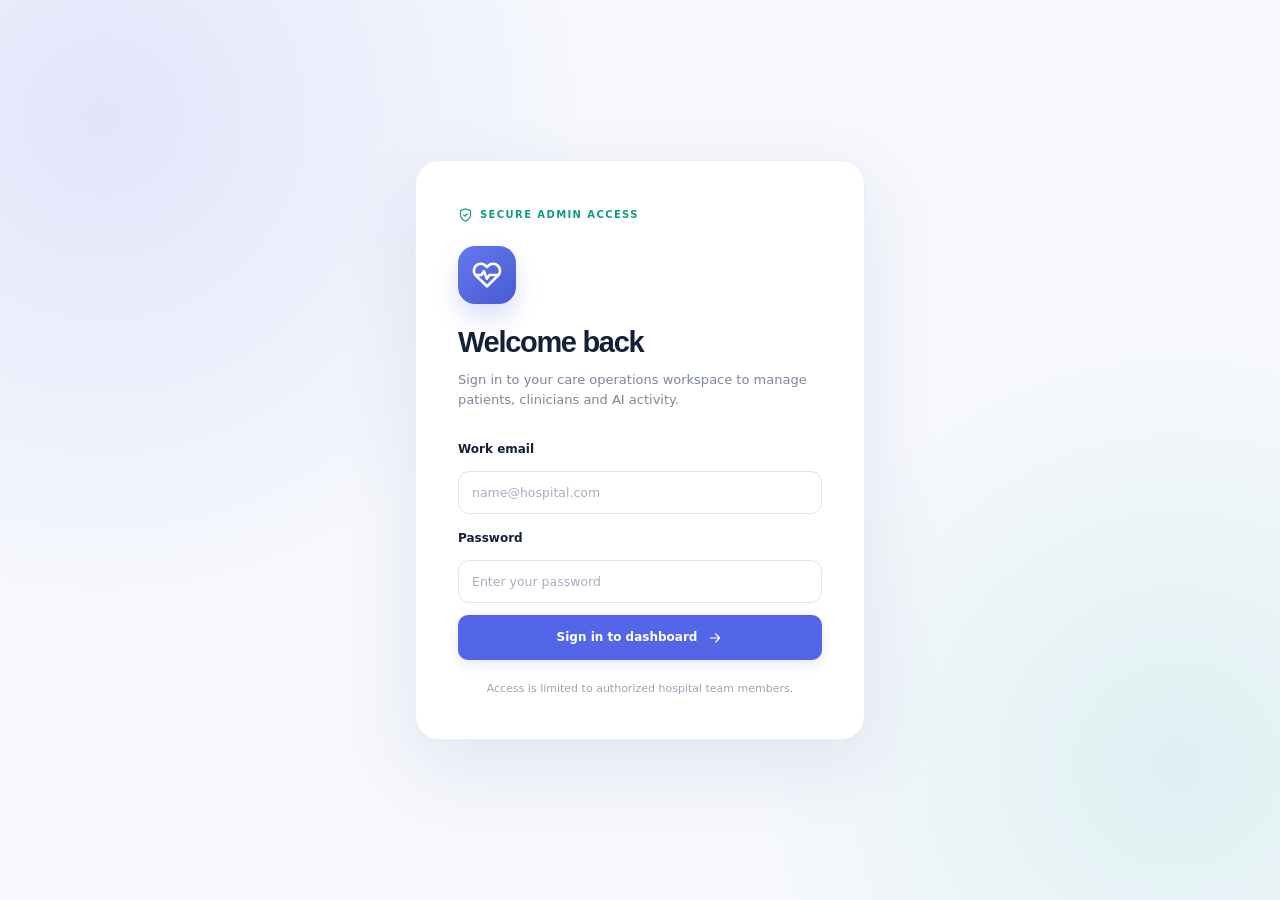
<file: frontend/admin-dashboard/index.html>
<!DOCTYPE html>
<html lang="en">
<head>
    <meta charset="UTF-8">
    <meta name="viewport" content="width=device-width, initial-scale=1.0">
    <meta name="theme-color" content="#0c1831">
    <meta name="description" content="Hospital AI operations center: appointments, doctors, patients, analytics and care management.">
    <title>Overview | Hospital AI Admin</title>
    <link rel="stylesheet" href="style.css">
</head>
<body>

    <div class="app-shell">
        <aside class="sidebar" id="admin-sidebar" aria-label="Primary navigation">
            <div class="brand-box">
                <div class="brand-icon" aria-hidden="true"><span data-icon="heart-pulse"></span></div>
                <div class="brand-copy"><h2>hospital<span>ai</span><span class="brand-dot">.</span></h2><p>HOSPITAL AI SUITE</p></div>
                <button class="icon-btn sidebar-close" id="sidebar-close" type="button" aria-label="Close navigation"><span data-icon="x"></span></button>
            </div>
            <div class="workspace-switcher">
                <div class="workspace-avatar" data-icon="building-2"></div>
                <div class="workspace-copy"><strong>Hospital workspace</strong><small>Management console</small></div>
                <span data-icon="chevrons-up-down" class="workspace-chevrons"></span>
            </div>
            <nav class="sidebar-menu" id="admin-nav">
                <p class="nav-label">WORKSPACE</p>
                <a class="active" href="#dashboard" data-icon="layout-dashboard"><span>Overview</span></a>
                <a href="#appointments" data-icon="calendar-days"><span>Appointments</span></a>
                <a href="#doctors" data-icon="stethoscope"><span>Doctors & schedules</span></a>
                <a href="#patients" data-icon="users"><span>Patients</span></a>
                <p class="nav-label">AI & INSIGHTS</p>
                <a href="#chat" data-icon="messages-square"><span>Chat conversations</span></a>
                <a href="#feedback" data-icon="message-circle-heart"><span>Patient feedback</span></a>
                <a href="#unanswered-questions" data-icon="help-circle"><span>Unanswered queries</span></a>
                <a href="#faqs" data-icon="book-open"><span>FAQs</span></a>
                <a href="#documents" data-icon="files"><span>Knowledge library</span></a>
                <p class="nav-label">HOSPITAL OPERATIONS</p>
                <a href="#departments" data-icon="network"><span>Departments</span></a>
                <a href="#services" data-icon="layers-3"><span>Services</span></a>
                <a href="#lab-tests" data-icon="flask-conical"><span>Laboratory</span></a>
                <a href="#emergency-contacts" data-icon="shield-alert"><span>Emergency contacts</span></a>
                <a href="#patient-leads" data-icon="headset"><span>Support requests</span></a>
            </nav>
            <div class="sidebar-bottom">
                <div class="sidebar-bottom-icon" data-icon="shield-check"></div>
                <div><strong>Protected workspace</strong><span>Access controlled by your hospital</span></div>
            </div>
        </aside>
        <div class="sidebar-overlay" id="sidebar-overlay" hidden></div>
        <main class="main-content" id="main-content">
            <div class="admin-topbar" id="admin-topbar">
                <div class="topbar-left"><button class="icon-btn menu-button" type="button" id="sidebar-toggle" aria-label="Open navigation" aria-controls="admin-sidebar" aria-expanded="false"><span data-icon="menu"></span></button>
                    <span class="breadcrumb">Workspace <span class="breadcrumb-separator">/</span> <strong id="active-page-label">Overview</strong></span>
                </div>
                <div class="topbar-right"><label class="topbar-search"><span data-icon="search"></span><input type="search" id="section-search" placeholder="Find a section..." autocomplete="off" aria-label="Find dashboard section"></label>
                    <a class="portal-link" href="../patient-chat/index.html" target="_blank" rel="noopener"><span data-icon="external-link"></span><span>Patient portal</span></a>
                    <button class="icon-btn" type="button" id="admin-theme-toggle" title="Toggle theme" aria-label="Toggle dark mode"><span data-icon="moon"></span></button>
                    <button type="button" class="user-menu" onclick="logout()" title="Sign out"><span class="user-avatar" data-icon="user-round"></span><span>Sign out</span><span data-icon="log-out"></span></button>
                </div>
            </div>
            <section id="login-section" class="login-wrapper">
                <div class="login-card">
                    <div class="login-eyebrow"><span data-icon="shield-check"></span> SECURE ADMIN ACCESS</div>
                    <div class="login-logo"><span data-icon="heart-pulse"></span></div>
                    <h1>Welcome back</h1>
                    <p class="muted-text">Sign in to your care operations workspace to manage patients, clinicians and AI activity.</p>

                    <label class="field-label" for="email">Work email</label>
                    <input type="email" id="email" placeholder="name@hospital.com" autocomplete="username">
                    <label class="field-label" for="password">Password</label>
                    <input type="password" id="password" placeholder="Enter your password" autocomplete="current-password">

                    <button onclick="login()" class="primary-btn full-btn login-submit"><span>Sign in to dashboard</span><span data-icon="arrow-right"></span></button>

                    <p id="login-message" role="alert"></p>
                    <p class="login-footnote">Access is limited to authorized hospital team members.</p>
                </div>
            </section>

            <section id="dashboard-section" class="hidden">
                <div class="top-header" id="dashboard">
                    <div class="hero-copy">
                        <p class="page-label"><span class="eyebrow-dot"></span> CARE OPERATIONS OVERVIEW</p>
                        <h1>A clearer view of your hospital.</h1>
                        <p class="muted-text">Appointments, teams, patient conversations and AI assistance—all in one organized workspace.</p>
                        <div class="hero-meta"><span data-icon="calendar-days"></span><span id="dashboard-current-date">Today</span><span class="hero-separator"></span><span data-icon="activity"></span> Live data from your hospital</div>
                    </div>
                    <div class="hero-art" aria-hidden="true"><div class="hero-art-inner"><span data-icon="heart-pulse"></span></div><div class="hero-ring ring-one"></div><div class="hero-ring ring-two"></div></div>
                </div>
                <div class="user-strip">
                    <div class="user-strip-icon" data-icon="circle-check"></div>
                    <div><p class="small-label">Signed-in workspace</p><p id="user-info">Loading your hospital profile...</p></div>
                    <span class="user-strip-end">Authorized access <span data-icon="shield-check"></span></span>
                </div>

                <div class="summary-grid">
                    <div class="summary-card">
                        <span class="card-icon" data-icon="stethoscope"></span>
                        <h3>Doctors</h3>
                        <p id="total-doctors">0</p>
                    </div>

                    <div class="summary-card">
                        <span class="card-icon" data-icon="users"></span>
                        <h3>Patients</h3>
                        <p id="total-patients">0</p>
                    </div>

                    <div class="summary-card">
                        <span class="card-icon" data-icon="calendar-days"></span>
                        <h3>All appointments</h3>
                        <p id="total-appointments">0</p>
                    </div>

                    <div class="summary-card">
                        <span class="card-icon" data-icon="calendar-check"></span>
                        <h3>Confirmed bookings</h3>
                        <p id="booked-appointments">0</p>
                    </div>
                </div>

                <div class="section-card">
                    <div class="section-header">
                        <div>
                            <p class="small-label">AI Insights</p>
                            <h2>Chatbot Analytics</h2>
                        </div>
                    </div>

                    <div class="summary-grid compact-grid">
                        <div class="summary-card analytics-card">
                            <h3>Total Messages</h3>
                            <p id="total-chat-messages">0</p>
                        </div>

                        <div class="summary-card analytics-card">
                            <h3>Doctor Questions</h3>
                            <p id="doctor-chat-count">0</p>
                        </div>

                        <div class="summary-card analytics-card">
                            <h3>Appointment Requests</h3>
                            <p id="appointment-chat-count">0</p>
                        </div>

                        <div class="summary-card analytics-card">
                            <h3>Medical Safety</h3>
                            <p id="medical-safety-count">0</p>
                        </div>

                        <div class="summary-card analytics-card">
                            <h3>Document Questions</h3>
                            <p id="document-rag-count">0</p>
                        </div>
                    </div>
                    <div class="activity-insight">
                        <div class="activity-ring-wrap"><div id="activity-ring" class="activity-ring"><div class="activity-ring-inner"><strong id="activity-total">0</strong><span>messages</span></div></div></div>
                        <div class="activity-copy"><h3>Conversation breakdown</h3><p>Live distribution of tagged chat topics, based on your hospital logs.</p>
                            <div class="activity-legend"><span><i class="legend-dot" style="--dot:#5865e8"></i> Doctor questions</span><span><i class="legend-dot" style="--dot:#12a78f"></i> Booking requests</span><span><i class="legend-dot" style="--dot:#f59e65"></i> Medical safety</span><span><i class="legend-dot" style="--dot:#8c77db"></i> Documents</span><span><i class="legend-dot" style="--dot:#dfe5f1"></i> Other</span></div>
                        </div>
                    </div>
                </div>

                <div class="section-card" id="feedback">
                    <div class="section-header">
                        <div>
                            <p class="small-label">Chatbot Quality</p>
                            <h2>Patient Feedback Analytics</h2>
                        </div>

                        <button onclick="loadChatFeedbacks()" class="secondary-btn">Refresh Feedback</button>
                    </div>

                    <div class="summary-grid compact-grid">
                        <div class="summary-card analytics-card">
                            <h3>Total Feedback</h3>
                            <p id="total-feedback-count">0</p>
                        </div>

                        <div class="summary-card analytics-card">
                            <h3>Helpful</h3>
                            <p id="helpful-feedback-count">0</p>
                        </div>

                        <div class="summary-card analytics-card">
                            <h3>Not Helpful</h3>
                            <p id="not-helpful-feedback-count">0</p>
                        </div>

                        <div class="summary-card analytics-card">
                            <h3>Average Rating</h3>
                            <p id="average-feedback-rating">0</p>
                        </div>
                    </div>

                    <div id="chat-feedback-list" class="table-container"></div>
                </div>

                <div class="section-card" id="faqs">
                    <div class="section-header">
                        <div>
                            <p class="small-label">Chatbot Knowledge</p>
                            <h2>FAQ Management</h2>
                        </div>

                        <button onclick="loadFAQs()" class="secondary-btn">Refresh FAQs</button>
                    </div>

                    <input type="text" id="faq-question" placeholder="FAQ Question e.g. What are hospital timings?">
                    <input type="text" id="faq-answer" placeholder="FAQ Answer e.g. Hospital timing is 9 AM to 9 PM">
                    <input type="text" id="faq-category" placeholder="Category Optional e.g. Timings, Fees, Emergency">

                    <button onclick="createFAQ()" class="primary-btn">Create FAQ</button>

                    <p id="faq-message"></p>

                    <div id="faqs-list" class="table-container"></div>
                </div>

                <div class="section-card" id="patient-leads">
                    <div class="section-header">
                        <div>
                            <p class="small-label">Reception Requests</p>
                            <h2>Patient Leads / Support Requests</h2>
                        </div>

                        <button onclick="loadPatientLeads()" class="secondary-btn">Refresh Leads</button>
                    </div>

                    <div id="patient-leads-list" class="table-container"></div>
                </div>

                <div class="section-card" id="unanswered-questions">
                    <div class="section-header">
                        <div>
                            <p class="small-label">Chatbot Improvement</p>
                            <h2>Unanswered Patient Questions</h2>
                        </div>

                        <button onclick="loadUnansweredQuestions()" class="secondary-btn">Refresh Questions</button>
                    </div>

                    <div id="unanswered-questions-list" class="table-container"></div>
                </div>

                <div class="section-card" id="chat">
                    <div class="section-header">
                        <div>
                            <p class="small-label">Patient Conversations</p>
                            <h2>Patient Chat Logs</h2>
                        </div>

                        <button onclick="loadChatLogs()" class="secondary-btn">Refresh Chat Logs</button>
                    </div>

                    <div id="chat-logs-list" class="table-container"></div>
                </div>

                <div class="two-column-grid">
                    <div class="section-card" id="departments">
                        <div class="section-header">
                            <div>
                                <p class="small-label">Hospital Structure</p>
                                <h2>Create Department</h2>
                            </div>
                        </div>

                        <input type="text" id="department-name" placeholder="Department Name e.g. Laboratory">
                        <input type="text" id="department-description" placeholder="Department Description">

                        <button onclick="createDepartment()" class="primary-btn">Create Department</button>

                        <p id="department-message"></p>
                    </div>

                    <div class="section-card" id="services">
                        <div class="section-header">
                            <div>
                                <p class="small-label">Hospital Services</p>
                                <h2>Create Service</h2>
                            </div>
                        </div>

                        <input type="number" id="service-department-id" placeholder="Department ID Optional">
                        <input type="text" id="service-name" placeholder="Service Name e.g. Emergency Service">
                        <input type="text" id="service-description" placeholder="Service Description">

                        <button onclick="createHospitalService()" class="primary-btn">Create Service</button>

                        <p id="service-message"></p>
                    </div>
                </div>

                <div class="section-card" id="lab-tests">
                    <div class="section-header">
                        <div>
                            <p class="small-label">Laboratory</p>
                            <h2>Create Lab Test</h2>
                        </div>
                    </div>

                    <div class="form-grid">
                        <input type="number" id="lab-test-department-id" placeholder="Department ID Optional">
                        <input type="text" id="lab-test-name" placeholder="Lab Test Name e.g. CBC Test">
                        <input type="number" id="lab-test-price" placeholder="Price e.g. 800">
                    </div>

                    <div class="form-grid">
                        <input type="text" id="lab-test-sample-type" placeholder="Sample Type e.g. Blood">
                        <input type="text" id="lab-test-report-time" placeholder="Report Time e.g. Same day">
                        <input type="text" id="lab-test-description" placeholder="Description">
                    </div>

                    <button onclick="createLabTest()" class="primary-btn">Create Lab Test</button>

                    <p id="lab-test-message"></p>
                </div>

                <div class="section-card" id="emergency-contacts">
                    <div class="section-header">
                        <div>
                            <p class="small-label">Emergency Help</p>
                            <h2>Create Emergency Contact</h2>
                        </div>
                    </div>

                    <div class="form-grid">
                        <input type="text" id="emergency-title" placeholder="Title e.g. Emergency Reception">
                        <input type="text" id="emergency-phone" placeholder="Phone Number e.g. 1122">
                        <input type="text" id="emergency-type" placeholder="Type e.g. Ambulance, Reception">
                    </div>

                    <input type="text" id="emergency-description" placeholder="Description">

                    <button onclick="createEmergencyContact()" class="primary-btn">Create Emergency Contact</button>

                    <p id="emergency-message"></p>
                </div>

                <div class="section-card">
                    <div class="section-header">
                        <div>
                            <p class="small-label">Department Records</p>
                            <h2>Departments</h2>
                        </div>

                        <button onclick="loadDepartments()" class="secondary-btn">Refresh Departments</button>
                    </div>

                    <div id="departments-list" class="table-container"></div>
                </div>

                <div class="section-card">
                    <div class="section-header">
                        <div>
                            <p class="small-label">Service Records</p>
                            <h2>Hospital Services</h2>
                        </div>

                        <button onclick="loadHospitalServices()" class="secondary-btn">Refresh Services</button>
                    </div>

                    <div id="services-list" class="table-container"></div>
                </div>

                <div class="section-card">
                    <div class="section-header">
                        <div>
                            <p class="small-label">Lab Records</p>
                            <h2>Lab Tests</h2>
                        </div>

                        <button onclick="loadLabTests()" class="secondary-btn">Refresh Lab Tests</button>
                    </div>

                    <div id="lab-tests-list" class="table-container"></div>
                </div>

                <div class="section-card">
                    <div class="section-header">
                        <div>
                            <p class="small-label">Emergency Records</p>
                            <h2>Emergency Contacts</h2>
                        </div>

                        <button onclick="loadEmergencyContacts()" class="secondary-btn">Refresh Emergency Contacts</button>
                    </div>

                    <div id="emergency-contacts-list" class="table-container"></div>
                </div>

                <div class="two-column-grid">
                    <div class="section-card">
                        <div class="section-header">
                            <div>
                                <p class="small-label">RAG Assistant</p>
                                <h2>Ask Hospital Documents</h2>
                            </div>
                        </div>

                        <input type="text" id="rag-question" placeholder="Ask something from uploaded documents">

                        <button onclick="askRagQuestion()" class="primary-btn">Ask Question</button>

                        <div id="rag-answer"></div>
                    </div>

                    <div class="section-card" id="documents">
                        <div class="section-header">
                            <div>
                                <p class="small-label">Knowledge Base</p>
                                <h2>Upload Hospital Document</h2>
                            </div>
                        </div>

                        <input type="text" id="document-type" placeholder="Document Type e.g. faq, policy, price-list">
                        <input type="file" id="document-file" accept=".pdf,.docx,.txt">

                        <button onclick="uploadDocument()" class="primary-btn">Upload Document</button>

                        <p id="document-message"></p>
                    </div>
                </div>

                <div class="two-column-grid">
                    <div class="section-card" id="doctors">
                        <div class="section-header">
                            <div>
                                <p class="small-label">Doctor Management</p>
                                <h2>Create Doctor</h2>
                            </div>
                        </div>

                        <input type="text" id="doctor-name" placeholder="Doctor Name">
                        <input type="text" id="doctor-specialization" placeholder="Specialization">
                        <input type="number" id="doctor-fee" placeholder="Consultation Fee">
                        <input type="text" id="doctor-phone" placeholder="Phone Number">

                        <button onclick="createDoctor()" class="primary-btn">Create Doctor</button>

                        <p id="doctor-message"></p>
                    </div>

                    <div class="section-card">
                        <div class="section-header">
                            <div>
                                <p class="small-label">Doctor Timing</p>
                                <h2>Create Schedule</h2>
                            </div>
                        </div>

                        <input type="number" id="schedule-doctor-id" placeholder="Doctor ID">
                        <input type="text" id="schedule-day" placeholder="Day e.g. Monday">
                        <input type="time" id="schedule-start-time">
                        <input type="time" id="schedule-end-time">
                        <input type="number" id="schedule-duration" placeholder="Slot Duration Minutes" value="30">

                        <button onclick="createSchedule()" class="primary-btn">Create Schedule</button>

                        <p id="schedule-message"></p>
                    </div>
                </div>

                <div class="two-column-grid">
                    <div class="section-card" id="appointments">
                        <div class="section-header">
                            <div>
                                <p class="small-label">Slot Checking</p>
                                <h2>Check Available Slots</h2>
                            </div>
                        </div>

                        <input type="number" id="slot-doctor-id" placeholder="Doctor ID">
                        <input type="date" id="slot-date">

                        <button onclick="checkAvailableSlots()" class="primary-btn">Check Slots</button>

                        <div id="slots-list"></div>
                    </div>

                    <div class="section-card">
                        <div class="section-header">
                            <div>
                                <p class="small-label">Manual Booking</p>
                                <h2>Book Appointment</h2>
                            </div>
                        </div>

                        <input type="number" id="appointment-doctor-id" placeholder="Doctor ID">
                        <input type="number" id="appointment-patient-id" placeholder="Patient ID">
                        <input type="date" id="appointment-date">
                        <input type="time" id="appointment-time">
                        <input type="text" id="appointment-reason" placeholder="Reason">

                        <button onclick="createAppointment()" class="primary-btn">Book Appointment</button>

                        <p id="appointment-message"></p>
                    </div>
                </div>

                <div class="section-card" id="patients">
                    <div class="section-header">
                        <div>
                            <p class="small-label">Patient Management</p>
                            <h2>Create Patient</h2>
                        </div>
                    </div>

                    <div class="form-grid">
                        <input type="text" id="patient-name" placeholder="Patient Name">
                        <input type="text" id="patient-phone" placeholder="Phone Number">
                        <input type="email" id="patient-email" placeholder="Email">
                    </div>

                    <button onclick="createPatient()" class="primary-btn">Create Patient</button>

                    <p id="patient-message"></p>
                </div>

                <div class="section-card">
                    <div class="section-header">
                        <div>
                            <p class="small-label">Uploaded Files</p>
                            <h2>Documents</h2>
                        </div>

                        <button onclick="loadDocuments()" class="secondary-btn">Refresh Documents</button>
                    </div>

                    <div id="documents-list" class="table-container"></div>
                </div>

                <div class="section-card">
                    <div class="section-header">
                        <div>
                            <p class="small-label">Doctor Directory</p>
                            <h2>Doctors</h2>
                        </div>

                        <button onclick="loadDoctors()" class="secondary-btn">Refresh Doctors</button>
                    </div>

                    <div id="doctors-list" class="table-container"></div>
                </div>

                <div class="section-card">
                    <div class="section-header">
                        <div>
                            <p class="small-label">Weekly Timings</p>
                            <h2>Schedules</h2>
                        </div>

                        <button onclick="loadSchedules()" class="secondary-btn">Refresh Schedules</button>
                    </div>

                    <div id="schedules-list" class="table-container"></div>
                </div>

                <div class="section-card">
                    <div class="section-header">
                        <div>
                            <p class="small-label">Booking Records</p>
                            <h2>Appointments</h2>
                        </div>

                        <button onclick="loadAppointments()" class="secondary-btn">Refresh Appointments</button>
                    </div>

                    <div id="appointments-list" class="table-container"></div>
                </div>

                <div class="section-card">
                    <div class="section-header">
                        <div>
                            <p class="small-label">Patient Records</p>
                            <h2>Patients</h2>
                        </div>

                        <button onclick="loadPatients()" class="secondary-btn">Refresh Patients</button>
                    </div>

                    <div id="patients-list" class="table-container"></div>
                </div>
            </section>
        </main>
    </div>

    <script src="config.js"></script>
    <script src="app.js?v=401"></script>
    <script src="ui.js?v=20261027"></script>
</body>
</html>
</file>
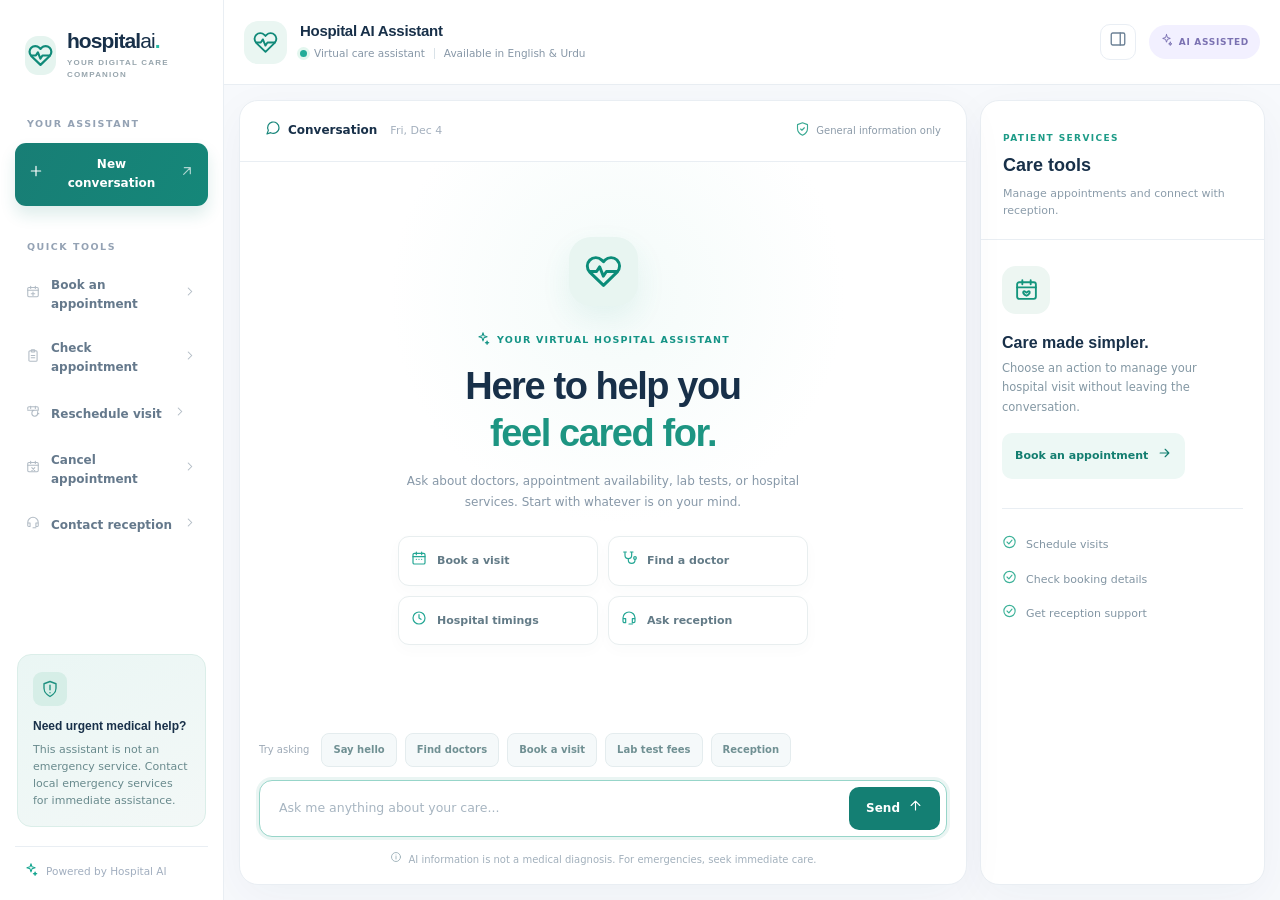
<file: frontend/patient-chat/index.html>
<!DOCTYPE html>
<html lang="en">
<head>
  <meta charset="UTF-8">
  <meta name="viewport" content="width=device-width, initial-scale=1.0">
  <meta name="theme-color" content="#f7f9fd">
  <meta name="description" content="Hospital AI Assistant helps with doctor information, hospital services and appointment management.">
  <title>Patient Assistant | Hospital AI</title>
  <link rel="stylesheet" href="style.css">
</head>
<body>
  <div class="patient-app">
    <aside class="patient-sidebar" id="patient-sidebar" aria-label="Patient tools navigation">
      <a class="patient-brand" href="#" aria-label="Hospital AI home">
        <span class="brand-symbol" data-icon="heart-pulse"></span>
        <span class="brand-name">hospital<span>ai</span><b>.</b><small>YOUR DIGITAL CARE COMPANION</small></span>
      </a>
      <div class="sidebar-section">
        <p class="sidebar-caption">YOUR ASSISTANT</p>
        <button type="button" class="new-chat-btn" onclick="startNewChat()"><span data-icon="plus"></span> New conversation <span data-icon="arrow-up-right" class="new-chat-arrow"></span></button>
        <p class="sidebar-caption tools-caption">QUICK TOOLS</p>
        <nav class="patient-tools" aria-label="Appointment shortcuts">
          <button type="button" data-panel="appointment-panel" onclick="openAppointmentForm()"><span data-icon="calendar-plus"></span> Book an appointment <span data-icon="chevron-right"></span></button>
          <button type="button" data-panel="appointment-status-panel" onclick="openAppointmentStatusForm()"><span data-icon="clipboard-list"></span> Check appointment <span data-icon="chevron-right"></span></button>
          <button type="button" data-panel="reschedule-appointment-panel" onclick="openRescheduleAppointmentForm()"><span data-icon="calendar-clock"></span> Reschedule visit <span data-icon="chevron-right"></span></button>
          <button type="button" data-panel="cancel-appointment-panel" onclick="openCancelAppointmentForm()"><span data-icon="calendar-x"></span> Cancel appointment <span data-icon="chevron-right"></span></button>
          <button type="button" data-panel="support-panel" onclick="openSupportForm()"><span data-icon="headset"></span> Contact reception <span data-icon="chevron-right"></span></button>
        </nav>
      </div>
      <div class="patient-sidebar-bottom">
        <div class="sidebar-help-icon" data-icon="shield-alert"></div>
        <strong>Need urgent medical help?</strong>
        <p>This assistant is not an emergency service. Contact local emergency services for immediate assistance.</p>
      </div>
      <div class="sidebar-footer"><span data-icon="sparkles"></span> Powered by Hospital AI</div>
    </aside>
    <div class="patient-sidebar-overlay" id="patient-sidebar-overlay" hidden></div>
    <main class="patient-main">
      <header class="patient-topbar">
        <div class="patient-topbar-left">
          <button type="button" class="patient-icon-btn patient-menu-toggle" id="patient-menu-toggle" aria-label="Open menu" aria-expanded="false"><span data-icon="menu"></span></button>
          <div class="assistant-avatar" data-icon="heart-pulse"></div>
          <div><h1>Hospital AI Assistant</h1><p><span class="assistant-status-dot"></span> Virtual care assistant <span class="topbar-divider"></span> <span class="language-availability">Available in English & Urdu</span></p></div>
        </div>
        <div class="patient-topbar-right"><button type="button" class="patient-icon-btn" id="patient-help-toggle" title="Appointment tools" aria-label="Open appointment tools"><span data-icon="layout-panel-right"></span></button><span class="ai-pill"><span data-icon="sparkles"></span> AI ASSISTED</span></div>
      </header>
      <div class="patient-workspace">
        <section class="conversation-panel" aria-label="Conversation with the hospital assistant">
          <div class="conversation-topline"><div><span class="conversation-tag"><span data-icon="message-circle"></span> Conversation</span><span class="conversation-date" id="conversation-date">Today</span></div><span class="conversation-safety"><span data-icon="shield-check"></span> General information only</span></div>
          <div class="conversation-body" id="conversation-body">
            <div id="chat-empty-state" class="chat-empty-state">
              <div class="welcome-symbol" data-icon="heart-pulse"></div>
              <span class="welcome-tag"><span data-icon="sparkles"></span> YOUR VIRTUAL HOSPITAL ASSISTANT</span>
              <h2>Here to help you<br><em>feel cared for.</em></h2>
              <p>Ask about doctors, appointment availability, lab tests, or hospital services. Start with whatever is on your mind.</p>
              <div class="welcome-actions">
                <button type="button" onclick="sendQuickMessage('I want to book an appointment')"><span data-icon="calendar-days"></span> Book a visit</button>
                <button type="button" onclick="sendQuickMessage('Show me available doctors')"><span data-icon="stethoscope"></span> Find a doctor</button>
                <button type="button" onclick="sendQuickMessage('What are your hospital timings?')"><span data-icon="clock"></span> Hospital timings</button>
                <button type="button" onclick="sendQuickMessage('How can I contact reception?')"><span data-icon="headset"></span> Ask reception</button>
              </div>
            </div>
            <div id="chat-box" class="chat-box" role="log" aria-label="Chat messages" aria-live="polite" aria-relevant="additions"></div>
            <div id="assistant-typing" class="assistant-typing" hidden><span class="typing-avatar" data-icon="heart-pulse"></span><span class="typing-dots"><i></i><i></i><i></i></span><span>Assistant is thinking...</span></div>
          </div>
          <div class="quick-prompt-wrap"><span class="quick-prompt-label">Try asking</span><div class="quick-buttons">
            <button type="button" onclick="sendQuickMessage('Hi')">Say hello</button>
            <button type="button" onclick="sendQuickMessage('Show me doctors')">Find doctors</button>
            <button type="button" onclick="sendQuickMessage('Book appointment')">Book a visit</button>
            <button type="button" onclick="sendQuickMessage('CBC test price')">Lab test fees</button>
            <button type="button" onclick="sendQuickMessage('Talk to reception')">Reception</button>
          </div></div>
          <div class="composer-area"><div class="composer"><input id="message-input" type="text" placeholder="Ask me anything about your care..." maxlength="2000" autocomplete="off" aria-label="Your message" onkeydown="handleEnter(event)"><button type="button" class="send-btn" id="chat-send-button" onclick="sendMessage()" aria-label="Send message"><span>Send</span><span data-icon="arrow-up"></span></button></div>
            <div class="composer-footnote"><span data-icon="info"></span> AI information is not a medical diagnosis. For emergencies, seek immediate care.</div>
          </div>
        </section>
        <aside class="forms-container" id="patient-tools-panel" aria-label="Appointment and support forms">
          <div class="form-panel-top"><div><span class="form-panel-eyebrow">PATIENT SERVICES</span><h2>Care tools</h2><p>Manage appointments and connect with reception.</p></div><button type="button" class="patient-icon-btn close-form-panel" id="close-form-panel" aria-label="Close tools"><span data-icon="x"></span></button></div>
          <div class="tools-empty-state" id="tools-empty-state"><div class="tools-empty-symbol" data-icon="calendar-heart"></div><h3>Care made simpler.</h3><p>Choose an action to manage your hospital visit without leaving the conversation.</p><button type="button" class="tools-empty-cta" onclick="openAppointmentForm()">Book an appointment <span data-icon="arrow-right"></span></button>
            <div class="tools-mini-list"><span><span data-icon="circle-check"></span> Schedule visits</span><span><span data-icon="circle-check"></span> Check booking details</span><span><span data-icon="circle-check"></span> Get reception support</span></div>
          </div>
            <div id="appointment-panel" class="panel hidden">
                <h3>Book an appointment</h3><p class="panel-desc">Choose a doctor and available time, then enter your details.</p>

                <label for="booking-doctor">Doctor</label>
                <select id="booking-doctor"></select>

                <label for="booking-date">Date</label>
                <input type="date" id="booking-date">

                <button onclick="loadAvailableSlots()">Check Available Slots</button>

                <div id="available-slots"></div>

                <input type="hidden" id="selected-slot">

                <label for="patient-name">Patient Name</label>
                <input type="text" id="patient-name" placeholder="Enter patient name">

                <label for="patient-phone">Phone Number</label>
                <input type="text" id="patient-phone" placeholder="Enter phone number">

                <label for="patient-email">Email Optional</label>
                <input type="email" id="patient-email" placeholder="Enter email">

                <label for="appointment-reason">Reason Optional</label>
                <input type="text" id="appointment-reason" placeholder="Reason for visit">

                <button onclick="bookAppointment()">Book Appointment</button>

                <p id="booking-message"></p>
                <div id="appointment-confirmation"></div>
            </div>

            <div id="appointment-status-panel" class="panel hidden">
                <h3>Appointment status</h3><p class="panel-desc">Look up your booking details using the appointment ID and phone number.</p>

                <label for="status-appointment-id">Appointment ID</label>
                <input type="number" id="status-appointment-id" placeholder="Enter appointment ID">

                <label for="status-patient-phone">Phone Number</label>
                <input type="text" id="status-patient-phone" placeholder="Enter phone number">

                <button onclick="checkPublicAppointmentStatus()">Check Status</button>

                <p id="status-message"></p>
                <div id="status-confirmation"></div>
            </div>

            <div id="cancel-appointment-panel" class="panel hidden">
                <h3>Cancel an appointment</h3><p class="panel-desc">Review your information carefully before requesting cancellation.</p>

                <label for="cancel-appointment-id">Appointment ID</label>
                <input type="number" id="cancel-appointment-id" placeholder="Enter appointment ID">

                <label for="cancel-patient-phone">Phone Number</label>
                <input type="text" id="cancel-patient-phone" placeholder="Enter phone number">

                <button onclick="cancelPublicAppointment()">Cancel Appointment</button>

                <p id="cancel-message"></p>
                <div id="cancel-confirmation"></div>
            </div>

            <div id="reschedule-appointment-panel" class="panel hidden">
                <h3>Reschedule an appointment</h3><p class="panel-desc">Find another available time for an existing booking.</p>

                <label for="reschedule-appointment-id">Appointment ID</label>
                <input type="number" id="reschedule-appointment-id" placeholder="Enter appointment ID">

                <label for="reschedule-patient-phone">Phone Number</label>
                <input type="text" id="reschedule-patient-phone" placeholder="Enter phone number">

                <label for="reschedule-doctor">New Doctor</label>
                <select id="reschedule-doctor"></select>

                <label for="reschedule-date">New Date</label>
                <input type="date" id="reschedule-date">

                <button onclick="loadRescheduleAvailableSlots()">Check New Slots</button>

                <div id="reschedule-available-slots"></div>

                <input type="hidden" id="reschedule-selected-slot">

                <button onclick="reschedulePublicAppointment()">Reschedule Appointment</button>

                <p id="reschedule-message"></p>
                <div id="reschedule-confirmation"></div>
            </div>

            <div id="support-panel" class="panel hidden">
                <h3>Contact reception</h3><p class="panel-desc">Leave a support request for the hospital team.</p>

                <label for="lead-name">Name</label>
                <input type="text" id="lead-name" placeholder="Enter your name">

                <label for="lead-phone">Phone Number</label>
                <input type="text" id="lead-phone" placeholder="Enter your phone number">

                <label for="lead-question">Your Question</label>
                <input type="text" id="lead-question" placeholder="What do you need help with?">

                <label for="lead-service">Interested Service Optional</label>
                <input type="text" id="lead-service" placeholder="Doctor, lab test, department, etc.">

                <button onclick="submitPatientLead()">Submit Request</button>

                <p id="lead-message"></p>
                <div id="lead-confirmation"></div>
            </div>

        </aside>
      </div>
    </main>
  </div>
  <div class="mobile-tool-overlay" id="mobile-tool-overlay" hidden></div>
  <script src="config.js"></script>
  <script src="app.js?v=20261012-1"></script>
  <script src="ui.js?v=20261027"></script>
</body>
</html>
</file>
<file: frontend/admin-dashboard/style.css>
:root{--page:#f5f7fc;--surface:#fff;--soft:#f8faff;--text:#14203a;--muted:#7b879a;--line:#e9edf5;--brand:#5366e8;--brand-strong:#3d50d3;--green:#149a84;--shadow:0 8px 30px rgba(22,38,79,.045);--radius:18px;--sidebar:#101a32;--sidebar-text:#a3aec6;--focus:rgba(83,102,232,.14)}
*{box-sizing:border-box}html{scroll-behavior:smooth;scroll-padding-top:96px}body{margin:0;background:var(--page);color:var(--text);font:14px/1.55 'DM Sans',system-ui,-apple-system,Segoe UI,Arial,sans-serif;-webkit-font-smoothing:antialiased}button,input,select,textarea{font:inherit}button{cursor:pointer}a{text-decoration:none}button:focus-visible,a:focus-visible,input:focus-visible,select:focus-visible,textarea:focus-visible{outline:3px solid var(--focus);outline-offset:2px}.hidden,[hidden]{display:none!important}svg{width:18px;height:18px;flex:none;stroke:currentColor;stroke-width:1.8;fill:none;stroke-linecap:round;stroke-linejoin:round;vertical-align:middle}
.app-shell{min-height:100vh}.sidebar{position:fixed;inset:0 auto 0 0;width:260px;z-index:50;background:var(--sidebar);color:#fff;display:flex;flex-direction:column;padding:28px 15px 20px;box-shadow:4px 0 32px rgba(5,13,35,.09)}.brand-box{display:flex;align-items:center;gap:11px;padding:0 10px 25px}.brand-icon{width:39px;height:39px;background:linear-gradient(140deg,#6e84ff,#5564da);border-radius:13px;display:grid;place-items:center;box-shadow:0 7px 14px rgba(80,101,243,.23)}.brand-icon svg{width:23px;height:23px;stroke-width:2.4}.brand-copy h2{font:800 23px/1 'Manrope',sans-serif;letter-spacing:-1px;margin:0}.brand-copy h2>span:first-child{font-weight:500}.brand-dot{color:#83dbcb}.brand-copy p{color:#8290ab;font-size:9px;font-weight:800;letter-spacing:1.8px;margin:5px 0 0}.sidebar-close{display:none!important}.workspace-switcher{display:flex;align-items:center;gap:10px;margin:0 3px 19px;padding:12px;border:1px solid #2a3653;border-radius:13px;background:#182540}.workspace-avatar{width:36px;height:36px;border-radius:10px;display:grid;place-items:center;background:#2b3b60;color:#a6b8ff}.workspace-avatar svg{width:18px}.workspace-copy{min-width:0;flex:1}.workspace-copy strong{display:block;font-size:12px;font-weight:700}.workspace-copy small{display:block;font-size:10px;color:#8d9ab4;margin-top:2px}.workspace-chevrons svg{width:14px;color:#697b9c}.sidebar-menu{flex:1;overflow-y:auto;scrollbar-width:thin;scrollbar-color:#3a4561 transparent;padding:0 3px 16px;display:flex;flex-direction:column;gap:2px}.sidebar-menu .nav-label{font-size:9px;font-weight:800;letter-spacing:1.65px;color:#71809f;margin:17px 12px 8px}.sidebar-menu a{display:flex;align-items:center;gap:12px;border-radius:10px;color:var(--sidebar-text);padding:10px 13px;min-height:41px;transition:background .15s,color .15s;font-weight:600;font-size:12.5px}.sidebar-menu a svg{width:17px;height:17px;stroke-width:1.8;opacity:.9}.sidebar-menu a:hover{background:#1c2a48;color:#fff}.sidebar-menu a.active{background:linear-gradient(110deg,#5966dd,#495cce);color:#fff;box-shadow:0 6px 16px rgba(21,27,99,.23)}.sidebar-bottom{display:flex;gap:9px;align-items:center;background:#172440;border:1px solid #243451;border-radius:12px;margin-top:12px;padding:12px}.sidebar-bottom-icon{width:30px;height:30px;background:#224a4e;color:#8eebd1;border-radius:9px;display:grid;place-items:center}.sidebar-bottom strong{display:block;font-size:11px}.sidebar-bottom span{display:block;font-size:10px;color:#91a0ba;line-height:1.3;margin-top:3px}
.main-content{margin-left:260px;min-width:0;padding:0 30px 46px}.admin-topbar{height:79px;position:sticky;top:0;z-index:30;display:flex;align-items:center;justify-content:space-between;gap:16px;padding:0 2px;background:color-mix(in srgb,var(--page) 93%,transparent);backdrop-filter:blur(14px);border-bottom:1px solid var(--line);margin-bottom:27px}.topbar-left,.topbar-right{display:flex;align-items:center;gap:14px}.breadcrumb{color:#98a1b5;font-size:12px}.breadcrumb strong{color:var(--text);font-weight:700}.breadcrumb-separator{margin:0 9px;color:#b7c0d1}.topbar-search{border:1px solid var(--line);border-radius:11px;height:38px;display:flex;align-items:center;gap:8px;background:var(--surface);padding:0 11px;color:#a0acc0;min-width:200px}.topbar-search svg{width:16px}.topbar-search input{all:unset;min-width:0;width:156px;font-size:12px;color:var(--text)}.topbar-search input::placeholder{color:#a9b4c3}.icon-btn{background:var(--surface);border:1px solid var(--line);width:38px;height:38px;border-radius:11px;color:var(--text);display:grid;place-items:center}.icon-btn:hover{background:var(--soft)}.menu-button{display:none}.portal-link{display:flex;align-items:center;gap:7px;font-size:12px;font-weight:700;color:#4d5cd7;background:#edf0ff;border:1px solid #e3e8ff;border-radius:10px;padding:9px 12px;white-space:nowrap}.portal-link svg{width:15px}.user-menu{display:flex;align-items:center;gap:9px;background:var(--surface);border:1px solid var(--line);border-radius:11px;padding:5px 10px 5px 5px;font-size:11px;font-weight:700;color:var(--text)}.user-menu>svg{width:14px;color:#9da7b6}.user-avatar{display:grid;place-items:center;width:28px;height:28px;background:#eaf6f4;color:var(--green);border-radius:8px}.user-avatar svg{width:15px}
.login-wrapper{min-height:100vh;display:flex;align-items:center;justify-content:center;padding:26px;position:relative;margin-left:-260px;background:radial-gradient(circle at 8% 13%,rgba(104,116,235,.14),transparent 34%),radial-gradient(circle at 92% 85%,rgba(24,173,146,.10),transparent 30%),#f6f8fd}.login-card{background:var(--surface);box-shadow:0 26px 80px rgba(29,47,99,.09);border:1px solid #e8eefa;border-radius:24px;padding:42px;width:min(100%,450px);text-align:left}.login-eyebrow{display:inline-flex;align-items:center;gap:7px;color:var(--green);letter-spacing:1.4px;font-size:10px;font-weight:800;margin-bottom:22px}.login-eyebrow svg{width:15px}.login-logo{width:58px;height:58px;border-radius:17px;display:grid;place-items:center;background:linear-gradient(140deg,#6778f0,#475bcf);color:white;box-shadow:0 13px 23px rgba(82,100,221,.20);margin-bottom:20px}.login-logo svg{width:30px;height:30px;stroke-width:2.1}.login-card h1{font:800 29px/1.25 'Manrope',sans-serif;letter-spacing:-1.3px;margin:0}.login-card .muted-text{font-size:13px;margin:10px 0 30px}.login-card .field-label{display:block;font-size:12px;font-weight:700;margin-top:15px;margin-bottom:2px;color:var(--text)}.login-submit{display:flex;align-items:center;justify-content:center;gap:10px;margin-top:23px;height:45px}.login-submit svg{width:16px}.login-footnote{text-align:center;font-size:11px;color:#9aa5b9;margin:20px 0 0}#login-message{font-size:12px;color:#c84c5d;margin-top:12px}
body:not(:has(#dashboard-section:not(.hidden))) .sidebar,body:not(:has(#dashboard-section:not(.hidden))) .admin-topbar{display:none}body:not(:has(#dashboard-section:not(.hidden))) .main-content{margin-left:0;padding:0}body:not(:has(#dashboard-section:not(.hidden))) .login-wrapper{margin-left:0}
.top-header{border-radius:21px;background:linear-gradient(116deg,#263c87,#4459bd 64%,#506ce2);color:white;display:flex;align-items:center;justify-content:space-between;gap:22px;min-height:197px;overflow:hidden;padding:30px 37px;position:relative;box-shadow:0 12px 27px rgba(43,66,155,.14)}.top-header h1{font:800 clamp(23px,2.4vw,31px)/1.24 'Manrope',sans-serif;max-width:610px;letter-spacing:-1.15px;margin:13px 0 10px}.top-header .muted-text{font-size:12px;max-width:580px;color:#d7e0ff;margin:0;line-height:1.6}.page-label,.small-label{font-size:10px;font-weight:800;letter-spacing:1.3px;text-transform:uppercase;margin:0;color:#94a0b6}.top-header .page-label{color:#cbd6ff;display:flex;align-items:center;gap:8px}.eyebrow-dot{width:7px;height:7px;background:#8de7c4;border-radius:50%}.hero-meta{display:flex;gap:8px;align-items:center;margin-top:23px;font-size:11px;color:#e0e7ff}.hero-meta svg{width:14px}.hero-separator{height:12px;border-left:1px solid rgba(255,255,255,.35);margin:0 5px}.hero-art{width:180px;align-self:stretch;display:grid;place-items:center;position:relative;flex:none}.hero-art-inner{width:80px;height:80px;border-radius:26px;background:rgba(255,255,255,.13);border:1px solid rgba(255,255,255,.32);display:grid;place-items:center;transform:rotate(-8deg)}.hero-art-inner svg{width:47px;height:47px;stroke:#fff;stroke-width:1.5}.hero-ring{position:absolute;border:1px solid rgba(255,255,255,.14);border-radius:50%}.ring-one{width:150px;height:150px}.ring-two{width:235px;height:235px}
.user-strip{display:flex;gap:12px;align-items:center;background:var(--surface);border:1px solid var(--line);padding:14px 19px;border-radius:14px;margin:18px 0 0;box-shadow:var(--shadow)}.user-strip-icon{display:grid;place-items:center;width:36px;height:36px;border-radius:11px;background:#e3f6ef;color:#1b9f83}.user-strip-icon svg{width:18px}.user-strip p{margin:0}.user-strip #user-info{font-size:12px;font-weight:700;margin-top:3px;overflow-wrap:anywhere}.user-strip-end{margin-left:auto;display:flex;gap:7px;align-items:center;font-size:11px;color:var(--green);white-space:nowrap}.user-strip-end svg{width:15px}
.summary-grid{display:grid;grid-template-columns:repeat(4,minmax(0,1fr));gap:17px;margin-top:19px}.summary-card{background:var(--surface);border:1px solid var(--line);box-shadow:var(--shadow);border-radius:var(--radius);padding:19px 20px;min-width:0;transition:transform .18s,box-shadow .18s}.summary-card:hover{transform:translateY(-2px);box-shadow:0 14px 29px rgba(24,42,92,.075)}.summary-card .card-icon{width:39px;height:39px;border-radius:12px;display:grid;place-items:center;background:#edf0ff;color:#5265df}.summary-card:nth-child(2) .card-icon{background:#e7f8f3;color:#199c84}.summary-card:nth-child(3) .card-icon{background:#fff3e9;color:#dc9253}.summary-card:nth-child(4) .card-icon{background:#f2edff;color:#8b6be0}.summary-card h3{font-size:12px;font-weight:600;color:var(--muted);margin:18px 0 4px}.summary-card>p{font:800 clamp(24px,2.5vw,34px)/1.3 'Manrope',sans-serif;letter-spacing:-.8px;margin:0;color:var(--text)}.compact-grid{grid-template-columns:repeat(5,minmax(0,1fr));margin:0}.analytics-card{padding:16px;background:var(--soft);box-shadow:none;border-radius:12px}.analytics-card h3{margin:0;font-size:11px}.analytics-card>p{margin:7px 0 0;font-size:25px;color:var(--brand)}
.section-card{background:var(--surface);border:1px solid var(--line);border-radius:var(--radius);box-shadow:var(--shadow);padding:25px;margin-top:20px;min-width:0;scroll-margin-top:97px}.section-header{display:flex;align-items:center;justify-content:space-between;gap:14px;margin-bottom:20px}.section-header h2{font:800 18px/1.45 'Manrope',sans-serif;letter-spacing:-.5px;margin:4px 0 0}.section-header .small-label{color:#8695af}.two-column-grid{display:grid;grid-template-columns:1fr 1fr;gap:19px}.two-column-grid .section-card{margin-top:20px}.form-grid{display:grid;grid-template-columns:repeat(3,minmax(0,1fr));gap:12px}.muted-text{color:var(--muted)}
input:not([type=checkbox]):not([type=hidden]),select,textarea{width:100%;min-width:0;background:var(--surface);border:1px solid #dfe5ef;color:var(--text);border-radius:11px;margin-top:10px;padding:11px 13px;min-height:43px;outline:none;transition:border .15s,box-shadow .15s;font-size:12.5px}select{appearance:auto}input::placeholder,textarea::placeholder{color:#a5aec0}input:focus,select:focus,textarea:focus{border-color:#8794eb!important;box-shadow:0 0 0 3px var(--focus)}input[type=file]{padding:10px}.topbar-search input{all:unset!important;width:155px!important;min-height:unset!important;min-width:0!important;margin:0!important;padding:0!important;box-shadow:none!important;font-size:12px!important}
.primary-btn,.secondary-btn,.logout-btn{border:0;border-radius:10px;padding:10px 15px;min-height:39px;font-size:12px;font-weight:800;transition:background .18s,transform .18s}.primary-btn{background:var(--brand);color:#fff;margin-top:12px;box-shadow:0 5px 12px rgba(81,102,222,.13)}.primary-btn:hover{background:var(--brand-strong);transform:translateY(-1px)}.secondary-btn{background:#eef1ff;color:#4f60cb}.secondary-btn:hover{background:#e4e8ff}.logout-btn{background:#edf0ff;color:var(--brand-strong)}.full-btn{width:100%}p[id$='-message']{font-size:12px;line-height:1.6}
.activity-insight{display:flex;gap:30px;align-items:center;border-top:1px solid var(--line);margin-top:25px;padding-top:25px}.activity-ring-wrap{width:138px;height:138px;flex:none}.activity-ring{height:138px;width:138px;border-radius:50%;display:grid;place-items:center;background:conic-gradient(#e7ebf4 0 100%)}.activity-ring-inner{width:99px;height:99px;border-radius:50%;background:var(--surface);display:flex;flex-direction:column;align-items:center;justify-content:center}.activity-ring-inner strong{font:800 24px 'Manrope',sans-serif}.activity-ring-inner span{font-size:10px;color:var(--muted)}.activity-copy h3{font:800 15px 'Manrope',sans-serif;margin:0 0 5px}.activity-copy>p{font-size:12px;color:var(--muted);margin:0 0 17px}.activity-legend{display:flex;flex-wrap:wrap;gap:10px 18px;font-size:11px;color:#697890}.activity-legend span{display:inline-flex;gap:7px;align-items:center}.legend-dot{background:var(--dot);border-radius:50%;width:8px;height:8px}
.table-container{width:100%;max-width:100%;overflow:auto;border:1px solid var(--line);border-radius:13px;min-height:34px}table{min-width:680px;width:100%;border-collapse:collapse;text-align:left;background:var(--surface)}th{background:var(--soft);color:#8591a6;text-transform:uppercase;font-size:10px;letter-spacing:.7px}th,td{padding:14px 13px;font-size:12px;border-bottom:1px solid var(--line);vertical-align:middle;text-align:left}tr:last-child td{border-bottom:0}tr:hover td{background:var(--soft)}td{color:var(--text)}.intent-badge{display:inline-block;background:#edf0ff;color:#4c5ac5;border-radius:22px;padding:5px 9px;font-size:10px;font-weight:700}.chat-log-message{font-weight:800}.chat-log-answer{color:#758198;margin-top:6px;line-height:1.5}.cancel-btn,.delete-btn{border:0;background:#fff0f1;color:#d05264;border-radius:9px;padding:8px 10px;font-size:11px;font-weight:800}.cancel-btn:hover,.delete-btn:hover{background:#ffe2e5}#slots-list button{margin:7px 7px 3px 0;border:1px solid #dce5f5;background:#f7f9ff;color:#4b5c9f;padding:9px 13px;border-radius:9px;font-size:12px;font-weight:700}#rag-answer{margin-top:16px;border:1px solid #dfe5f3;border-radius:12px;background:var(--soft);padding:17px;line-height:1.65}.rag-source{margin-top:11px;border-radius:9px;background:var(--surface);border-left:3px solid var(--brand);padding:12px;font-size:12px}.sidebar-overlay{position:fixed;inset:0;z-index:42;background:rgba(8,17,36,.47)}
body.dark{--page:#10182a;--surface:#18253b;--soft:#1d2e49;--text:#eef4ff;--muted:#9baac5;--line:#2d3d55;--brand:#8390ff;--brand-strong:#6976e9;--focus:rgba(130,142,255,.24);--shadow:0 8px 25px rgba(0,0,0,.10)}body.dark .sidebar{background:#0b1527}body.dark .top-header{background:linear-gradient(115deg,#334996,#3d54aa 80%)}body.dark input,body.dark select{border-color:#344762!important}body.dark .portal-link{background:#283960;border-color:#394b75;color:#b9c5ff}body.dark .analytics-card{background:var(--soft)}body.dark .login-wrapper{background:#111c30}body.dark .login-card{border-color:var(--line)}body.dark .primary-btn{color:#111b32}body.dark .summary-card .card-icon{background:#2b3962}body.dark .table-container{border-color:var(--line)}body.dark .secondary-btn{background:#2a3760;color:#cad4ff}
@media(max-width:1250px){.main-content{padding:0 22px 38px}.compact-grid{grid-template-columns:repeat(3,minmax(0,1fr))}.topbar-search{min-width:unset}.topbar-search input{width:115px!important}}
@media(max-width:1060px){.sidebar{transform:translateX(-110%);transition:transform .25s}.sidebar.open{transform:translateX(0)}.sidebar-close{display:grid!important;margin-left:auto;border-color:#314362;background:#1c2d4a;color:#fff;width:29px;height:29px}.menu-button{display:grid}.main-content{margin-left:0}.login-wrapper{margin-left:0}.topbar-right{gap:9px}.summary-grid{grid-template-columns:repeat(2,minmax(0,1fr))}.two-column-grid{grid-template-columns:1fr}.form-grid{grid-template-columns:repeat(2,minmax(0,1fr))}}
@media(max-width:640px){.main-content{padding:0 13px 26px}.admin-topbar{height:64px;margin-bottom:15px}.breadcrumb{font-size:11px}.topbar-search,.portal-link span:nth-child(2),.user-menu>span:not(.user-avatar),.user-menu>svg{display:none!important}.portal-link{padding:9px}.topbar-left,.topbar-right{gap:7px}.user-menu{padding:4px}.top-header{padding:23px;min-height:unset}.top-header h1{font-size:23px}.hero-art{display:none}.hero-meta{font-size:10px;flex-wrap:wrap}.summary-grid{gap:10px}.summary-card{padding:14px}.summary-card>p{font-size:25px}.summary-card h3{font-size:11px;margin-top:11px}.summary-card .card-icon{width:35px;height:35px}.section-card{padding:17px 14px;margin-top:12px}.section-header{flex-wrap:wrap;align-items:flex-start}.section-header h2{font-size:16px}.compact-grid{grid-template-columns:repeat(2,minmax(0,1fr))}.activity-insight{gap:15px;align-items:flex-start}.activity-ring-wrap,.activity-ring{height:100px;width:100px}.activity-ring-inner{height:71px;width:71px}.activity-ring-inner strong{font-size:17px}.activity-copy>p{font-size:11px}.form-grid{grid-template-columns:1fr}.user-strip-end{display:none}.login-card{padding:30px 24px}.table-container{margin-top:4px}}
@media(prefers-reduced-motion:reduce){html{scroll-behavior:auto}*,*:before,*:after{transition:none!important;animation:none!important}}
</file>
<file: frontend/patient-chat/style.css>
:root{--ink:#183049;--muted:#7f90a2;--line:#e9eef3;--white:#fff;--bg:#f7f9fc;--brand:#167a72;--brand-strong:#08685f;--indigo:#576db6;--soft:#f4f9f9;--shadow:0 12px 46px rgba(32,56,82,.045)}
*{box-sizing:border-box}html,body{margin:0;min-height:100%;height:100%}html{scroll-behavior:smooth}body{font:14px/1.6 'DM Sans',system-ui,-apple-system,Segoe UI,sans-serif;background:var(--bg);color:var(--ink);-webkit-font-smoothing:antialiased}input,button,select,textarea{font:inherit}button{cursor:pointer}button:focus-visible,input:focus-visible,select:focus-visible{outline:3px solid rgba(20,136,118,.21);outline-offset:2px}a{text-decoration:none;color:inherit}.hidden,[hidden]{display:none!important}svg{width:18px;height:18px;fill:none;stroke:currentColor;stroke-linecap:round;stroke-linejoin:round;stroke-width:1.8;flex:none}.patient-app{display:flex;min-height:100vh;height:100dvh;overflow:hidden}
.patient-sidebar{width:248px;flex:none;background:#fff;border-right:1px solid var(--line);padding:29px 15px 17px;display:flex;flex-direction:column;z-index:30;position:relative}.patient-brand{display:flex;gap:11px;align-items:center;padding:0 10px 35px}.brand-symbol{height:39px;width:39px;border-radius:13px;display:grid;place-items:center;background:#e5f4ef;color:#108a79}.brand-symbol svg{width:25px;height:25px;stroke-width:2.1}.brand-name{font:800 21px/1.1 'Manrope',sans-serif;letter-spacing:-.9px}.brand-name>span{font-weight:500}.brand-name>b{color:#26b9a4}.brand-name small{font:800 8px/1.5 'DM Sans',sans-serif;display:block;letter-spacing:1.2px;color:#97a5ad;margin-top:5px}.sidebar-caption{font-size:9.5px;letter-spacing:1.5px;color:#94a2b4;font-weight:800;padding:0 12px;margin:0 0 12px}.new-chat-btn{width:100%;display:flex;align-items:center;gap:10px;border:none;border-radius:11px;padding:12px 13px;color:white;background:linear-gradient(115deg,#187e75,#158779);font-size:12px;font-weight:800;box-shadow:0 9px 16px rgba(21,130,113,.14)}.new-chat-btn svg{width:16px}.new-chat-arrow{margin-left:auto;opacity:.65}.tools-caption{margin-top:33px}.patient-tools{display:flex;flex-direction:column;gap:5px}.patient-tools button{display:flex;align-items:center;gap:11px;width:100%;text-align:left;border:1px solid transparent;border-radius:11px;background:transparent;color:#65798c;min-height:43px;padding:9px 10px;font-weight:600;font-size:12px;transition:.18s}.patient-tools button:hover,.patient-tools button.active{background:#edf8f5;border-color:#ddf1ea;color:#087b6b}.patient-tools button svg{width:17px;height:17px}.patient-tools button svg:last-child{width:14px;margin-left:auto;opacity:.5}.patient-sidebar-bottom{background:linear-gradient(150deg,#eaf6f4,#f3f8f7);border:1px solid #dbeee9;padding:17px 15px;border-radius:14px;margin:auto 2px 19px}.sidebar-help-icon{color:#1e9180;display:inline-flex;background:#d6eee7;border-radius:9px;padding:8px}.sidebar-help-icon svg{width:18px;height:18px}.patient-sidebar-bottom strong{display:block;font:800 12px/1.45 'Manrope',sans-serif;margin:12px 0 6px}.patient-sidebar-bottom p{font-size:11px;color:#698a8d;margin:0;line-height:1.55}.sidebar-footer{border-top:1px solid var(--line);padding:13px 9px 0;display:flex;gap:8px;align-items:center;font-size:10.5px;color:#a1aebf}.sidebar-footer svg{width:14px;color:#13a58f}
.patient-main{min-width:0;flex:1;display:flex;flex-direction:column}.patient-topbar{height:85px;flex:none;display:flex;align-items:center;justify-content:space-between;padding:0 32px;background:var(--white);border-bottom:1px solid var(--line);gap:15px}.patient-topbar-left,.patient-topbar-right{display:flex;align-items:center;gap:13px}.assistant-avatar{width:43px;height:43px;border-radius:14px;background:#eaf6f2;display:grid;place-items:center;color:#118979}.assistant-avatar svg{width:25px;height:25px}.patient-topbar h1{font:800 15px/1.2 'Manrope',sans-serif;margin:0;letter-spacing:-.3px}.patient-topbar p{margin:5px 0 0;font-size:10.5px;color:#8797a7;display:flex;align-items:center;gap:7px}.assistant-status-dot{height:7px;width:7px;border-radius:50%;background:#22ac98;box-shadow:0 0 0 3px #e3f7ef}.topbar-divider{width:1px;height:11px;background:#d9e2e8;margin:0 2px}.patient-icon-btn{height:36px;width:36px;display:grid;place-items:center;border-radius:10px;background:#fff;border:1px solid #e9eef4;color:#6d8297}.patient-icon-btn:hover{background:#f5f9fb}.patient-menu-toggle{display:none}.ai-pill{display:flex;align-items:center;gap:6px;background:#f2f0ff;color:#7b72b2;border-radius:999px;font-size:9px;font-weight:800;letter-spacing:.7px;padding:8px 11px;white-space:nowrap}.ai-pill svg{width:13px;height:13px}
.patient-workspace{min-height:0;display:flex;flex:1;gap:19px;padding:20px 24px 20px 27px}.conversation-panel{min-width:0;flex:1;background:var(--white);border:1px solid var(--line);border-radius:19px;box-shadow:var(--shadow);overflow:hidden;display:flex;flex-direction:column;position:relative}.conversation-topline{height:61px;display:flex;justify-content:space-between;align-items:center;padding:0 25px;border-bottom:1px solid var(--line);flex:none;gap:12px}.conversation-topline>div{display:flex;align-items:center;gap:13px}.conversation-tag{display:inline-flex;align-items:center;gap:7px;font-size:12px;font-weight:800}.conversation-tag svg{color:#19877b;width:16px}.conversation-date{font-size:11px;color:#a4b0be}.conversation-safety{font-size:10px;display:inline-flex;align-items:center;gap:6px;color:#8c9ba9;white-space:nowrap}.conversation-safety svg{width:15px;color:#3aa993}
.conversation-body{flex:1;min-height:220px;position:relative;display:flex;flex-direction:column;overflow:hidden;background:radial-gradient(circle at 52% 24%,rgba(239,249,247,.7),transparent 40%),#fff}.chat-box{flex:1;min-height:0;overflow-y:auto;padding:24px 5.5%;display:flex;flex-direction:column;gap:16px;scrollbar-width:thin;scrollbar-color:#e1e8ed transparent;overscroll-behavior:contain}.chat-empty-state{position:absolute;inset:0;overflow-y:auto;display:flex;flex-direction:column;align-items:center;justify-content:center;text-align:center;padding:34px 26px;pointer-events:none;gap:0}.chat-empty-state>*{pointer-events:auto}.welcome-symbol{width:69px;height:69px;border-radius:22px;background:#e8f5f1;color:#0b8c79;display:grid;place-items:center;box-shadow:0 12px 30px rgba(46,157,138,.09);margin-bottom:23px}.welcome-symbol svg{width:37px;height:37px;stroke-width:1.9}.welcome-tag{font-weight:800;letter-spacing:1.2px;color:#159486;font-size:9.5px;display:flex;gap:7px;align-items:center}.welcome-tag svg{width:14px}.chat-empty-state h2{font:800 clamp(28px,3vw,38px)/1.24 'Manrope',sans-serif;letter-spacing:-1.4px;margin:12px 0}.chat-empty-state h2 em{font-style:normal;color:#1d9582}.chat-empty-state p{font-size:12px;line-height:1.75;color:#8798a8;max-width:440px;margin:2px 0 23px}.welcome-actions{display:grid;grid-template-columns:repeat(2,minmax(0,1fr));gap:10px;width:min(100%,410px)}.welcome-actions button{display:flex;align-items:center;gap:10px;text-align:left;background:#fff;border:1px solid #e8eeef;color:#637b87;border-radius:11px;font-size:11px;font-weight:700;padding:12px 12px;min-height:44px;box-shadow:0 5px 15px rgba(44,79,88,.025);transition:border-color .2s,transform .2s}.welcome-actions button:hover{border-color:#b7e4db;transform:translateY(-2px);color:#117f71}.welcome-actions button svg{width:16px;color:#25a795}.chat-empty-state.is-hidden{display:none}
.chat-box .message{max-width:min(81%,575px);white-space:pre-wrap;overflow-wrap:anywhere;padding:14px 17px;border-radius:16px;line-height:1.7;font-size:12.8px;animation:bubble-in .18s ease both}.chat-box .user-message{margin-left:auto;background:#147f73;color:#fff;border-bottom-right-radius:4px;box-shadow:0 5px 15px rgba(10,120,100,.09)}.chat-box .bot-message{margin-right:auto;background:#f5f8fa;color:#345265;border:1px solid #e9eef1;border-bottom-left-radius:4px}.bot-message button{background:transparent;border:1px solid #dae4e7;color:#8095a0;border-radius:7px;font-size:10px;padding:5px 9px;transition:.15s}.bot-message button:hover{background:#eaf5f2;color:#117e73;border-color:#cce7df}.assistant-typing{display:flex;align-items:center;gap:10px;margin:0 6% 16px;font-size:11px;color:#8aa2a9}.typing-avatar{width:29px;height:29px;border-radius:10px;background:#e7f5f1;display:grid;place-items:center;color:#168d7e}.typing-avatar svg{width:17px}.typing-dots{display:flex;gap:4px}.typing-dots i{display:block;width:5px;height:5px;background:#1c9a83;border-radius:50%;animation:blink 1s infinite}.typing-dots i:nth-child(2){animation-delay:.16s}.typing-dots i:nth-child(3){animation-delay:.32s}@keyframes blink{0%,70%,100%{opacity:.24;transform:scale(.75)}35%{opacity:1;transform:scale(1)}}@keyframes bubble-in{from{opacity:0;transform:translateY(6px)}to{opacity:1;transform:translateY(0)}}
.quick-prompt-wrap{display:flex;align-items:center;gap:12px;padding:13px 19px 0;flex:none;overflow:hidden}.quick-prompt-label{color:#9eaab7;font-size:10px;white-space:nowrap}.quick-buttons{display:flex;gap:8px;align-items:center;overflow-x:auto;min-width:0;scrollbar-width:none}.quick-buttons::-webkit-scrollbar{display:none}.quick-buttons button{background:#f5f9fa;border:1px solid #e4ecee;color:#709093;padding:8px 11px;border-radius:8px;white-space:nowrap;font-size:10px;font-weight:700}.quick-buttons button:hover{background:#ecf8f4;border-color:#bfe4da;color:#137e70}.composer-area{padding:13px 19px 13px;flex:none}.composer{display:flex;gap:10px;align-items:center;border:1px solid #e0e8ec;border-radius:13px;min-height:56px;padding:6px;background:#fff;box-shadow:0 5px 20px rgba(24,61,90,.025)}.composer:focus-within{border-color:#97d5c9;box-shadow:0 0 0 3px rgba(28,147,125,.09)}.composer input{min-width:0;flex:1;min-height:42px;padding:6px 13px;border:0;outline:0;font-size:12.5px;color:var(--ink)}.composer input::placeholder{color:#a7b5c1}.composer .send-btn{display:flex;gap:8px;align-items:center;justify-content:center;border:0;border-radius:10px;background:#147f73;color:white;font-size:12px;font-weight:800;padding:11px 17px;min-width:83px}.composer .send-btn:hover{background:#0e7166}.composer .send-btn:disabled{opacity:.5;cursor:wait}.composer .send-btn svg{width:15px;height:15px}.composer-footnote{text-align:center;color:#a2b0bc;font-size:10px;margin-top:11px;display:flex;justify-content:center;gap:7px;align-items:center}.composer-footnote svg{width:12px;color:#9eb2b9}
.forms-container{width:305px;flex:none;min-width:0;background:#fff;border:1px solid var(--line);border-radius:19px;box-shadow:var(--shadow);display:flex;flex-direction:column;overflow-y:auto;scrollbar-width:thin;scrollbar-color:#dee6eb transparent}.form-panel-top{padding:24px 22px 20px;border-bottom:1px solid var(--line);display:flex;justify-content:space-between;align-items:flex-start;gap:8px}.form-panel-eyebrow{letter-spacing:1.4px;color:#1d9b87;font-size:9px;font-weight:800}.form-panel-top h2{font:800 18px/1.35 'Manrope',sans-serif;margin:6px 0 7px}.form-panel-top p{font-size:11px;line-height:1.55;color:#8b9caa;margin:0}.close-form-panel{display:none}.tools-empty-state{padding:26px 21px;display:flex;flex-direction:column;align-items:flex-start}.tools-empty-symbol{width:48px;height:48px;background:#edf6f2;color:#14957d;border-radius:14px;display:grid;place-items:center}.tools-empty-symbol svg{width:25px;height:25px}.tools-empty-state h3{font:800 16px 'Manrope',sans-serif;margin:20px 0 7px}.tools-empty-state>p{font-size:11.5px;line-height:1.7;color:#8498a4;margin:0 0 16px}.tools-empty-cta{border:0;background:#edf8f5;color:#137e70;border-radius:10px;font-size:11px;font-weight:800;display:flex;gap:9px;align-items:center;padding:11px 13px}.tools-empty-cta svg{width:15px}.tools-mini-list{display:flex;flex-direction:column;gap:11px;margin-top:29px;border-top:1px solid var(--line);padding-top:24px;width:100%}.tools-mini-list>span{display:flex;gap:9px;align-items:center;color:#8295a3;font-size:11px}.tools-mini-list svg{width:15px;color:#3db299}.panel{padding:20px 22px 26px;flex:none}.panel h3{font:800 16px 'Manrope',sans-serif;margin:0 0 6px}.panel-desc{font-size:11px;line-height:1.6;color:#8b9ca8;margin:0 0 19px}.panel label{display:block;font-size:11px;font-weight:800;margin:16px 0 5px;color:#506478}.panel input:not([type=hidden]),.panel select{width:100%;max-width:100%;border:1px solid #dfe8eb;border-radius:10px;padding:11px 12px;min-height:42px;background:#fff;outline:0;color:#375263;font-size:12px}.panel input:focus,.panel select:focus{border-color:#77c8bb;box-shadow:0 0 0 3px rgba(22,150,128,.11)}.panel input::placeholder{color:#a6b6bd}.panel>button{width:100%;border:0;border-radius:10px;min-height:42px;padding:11px 14px;background:#157f73;color:white;font-size:12px;font-weight:800;margin-top:17px}.panel>button:hover{background:#0e7165}.panel #available-slots,.panel #reschedule-available-slots{margin-top:13px;display:flex;flex-wrap:wrap;gap:7px}.slot-btn{border:1px solid #cde8e3!important;border-radius:9px!important;background:#f3fbf9!important;color:#138173!important;font-size:11px!important;padding:7px 11px!important;margin:0!important;width:auto!important;min-height:35px!important}.slot-btn.selected{background:#157f73!important;color:#fff!important;border-color:#157f73!important}.error-text{color:#c9535a!important;font-size:11px;font-weight:700}.success-text{color:#119879!important;font-size:11px;font-weight:700}.confirmation-card{border:1px solid #bfe9dc;background:#effaf5;border-radius:11px;padding:13px;margin-top:14px;font-size:11px;color:#28675d}.confirmation-card h4{margin:0 0 8px;font-weight:800;font-size:12px;color:#1b8474}.confirmation-card p{margin:6px 0;overflow-wrap:anywhere}.confirmation-card strong{color:#31685d}.mobile-tool-overlay,.patient-sidebar-overlay{position:fixed;inset:0;background:rgba(12,30,44,.4);z-index:35}
@media(max-width:1300px){.patient-sidebar{width:224px}.patient-workspace{gap:13px;padding:15px}.forms-container{width:285px}.patient-topbar{padding:0 20px}}
@media(max-width:1050px){.patient-sidebar{width:203px;padding:25px 10px 15px}.brand-name{font-size:19px}.forms-container{width:270px}.patient-workspace{padding:12px;gap:11px}.chat-empty-state h2{font-size:30px}.welcome-actions{gap:6px}.welcome-actions button{font-size:10px;padding:10px}.ai-pill{display:none}}
@media(max-width:900px){.patient-sidebar{position:fixed;top:0;left:0;bottom:0;transform:translateX(-110%);transition:transform .25s;width:258px;box-shadow:8px 0 24px rgba(4,35,43,.08);z-index:50}.patient-sidebar.open{transform:translateX(0)}.patient-menu-toggle{display:grid}.patient-workspace{padding:13px}.forms-container{position:fixed;right:0;top:0;bottom:0;z-index:42;border-radius:19px 0 0 19px;width:min(90vw,370px);box-shadow:-8px 0 38px rgba(20,51,69,.11);transform:translateX(110%);transition:transform .25s}.forms-container.open{transform:translateX(0)}.close-form-panel{display:grid}.patient-sidebar-overlay[hidden],.mobile-tool-overlay[hidden]{display:none!important}.patient-workspace .conversation-panel{width:100%}}
@media(max-width:600px){.patient-topbar{height:69px;padding:0 14px}.assistant-avatar{width:36px;height:36px;border-radius:12px}.assistant-avatar svg{width:21px}.patient-topbar h1{font-size:12.5px}.patient-topbar p{font-size:9px}.topbar-divider,.language-availability{display:none}.patient-topbar-right{gap:7px}.patient-topbar-right .patient-icon-btn{width:32px;height:32px}.patient-workspace{padding:0;gap:0}.conversation-panel{border-radius:0;border:0;box-shadow:none}.conversation-topline{height:52px;padding:0 18px}.conversation-safety{font-size:0}.conversation-safety svg{width:17px}.conversation-date{font-size:10px}.chat-box{padding:20px 15px;gap:11px}.chat-box .message{max-width:89%;padding:12px 14px;font-size:12px}.chat-empty-state{padding:20px 20px}.welcome-symbol{width:56px;height:56px;margin-bottom:17px}.welcome-symbol svg{width:29px}.chat-empty-state h2{font-size:27px;margin:9px 0}.chat-empty-state p{font-size:11px;margin-bottom:17px}.welcome-actions{grid-template-columns:1fr 1fr;max-width:350px}.welcome-actions button{padding:10px;font-size:10px;min-height:45px}.quick-prompt-wrap{padding:10px 12px 0;gap:7px}.quick-prompt-label{display:none}.composer-area{padding:10px 12px 11px}.composer{min-height:50px}.composer input{min-height:35px;padding:5px 8px;font-size:12px}.composer .send-btn{min-width:41px;padding:10px}.composer .send-btn span:first-child{display:none}.composer-footnote{font-size:9px;margin-top:8px}.panel{padding:16px 18px}.form-panel-top{padding:22px 19px}}
@media(max-height:710px){.chat-empty-state{justify-content:flex-start;padding-top:25px}.welcome-symbol{margin-bottom:12px}.chat-empty-state h2{font-size:27px}.chat-empty-state p{margin-bottom:14px}.welcome-actions button{padding:8px 10px;min-height:40px}}
@media(prefers-reduced-motion:reduce){html{scroll-behavior:auto}*,*:before,*:after{transition:none!important;animation:none!important}}
</file>
